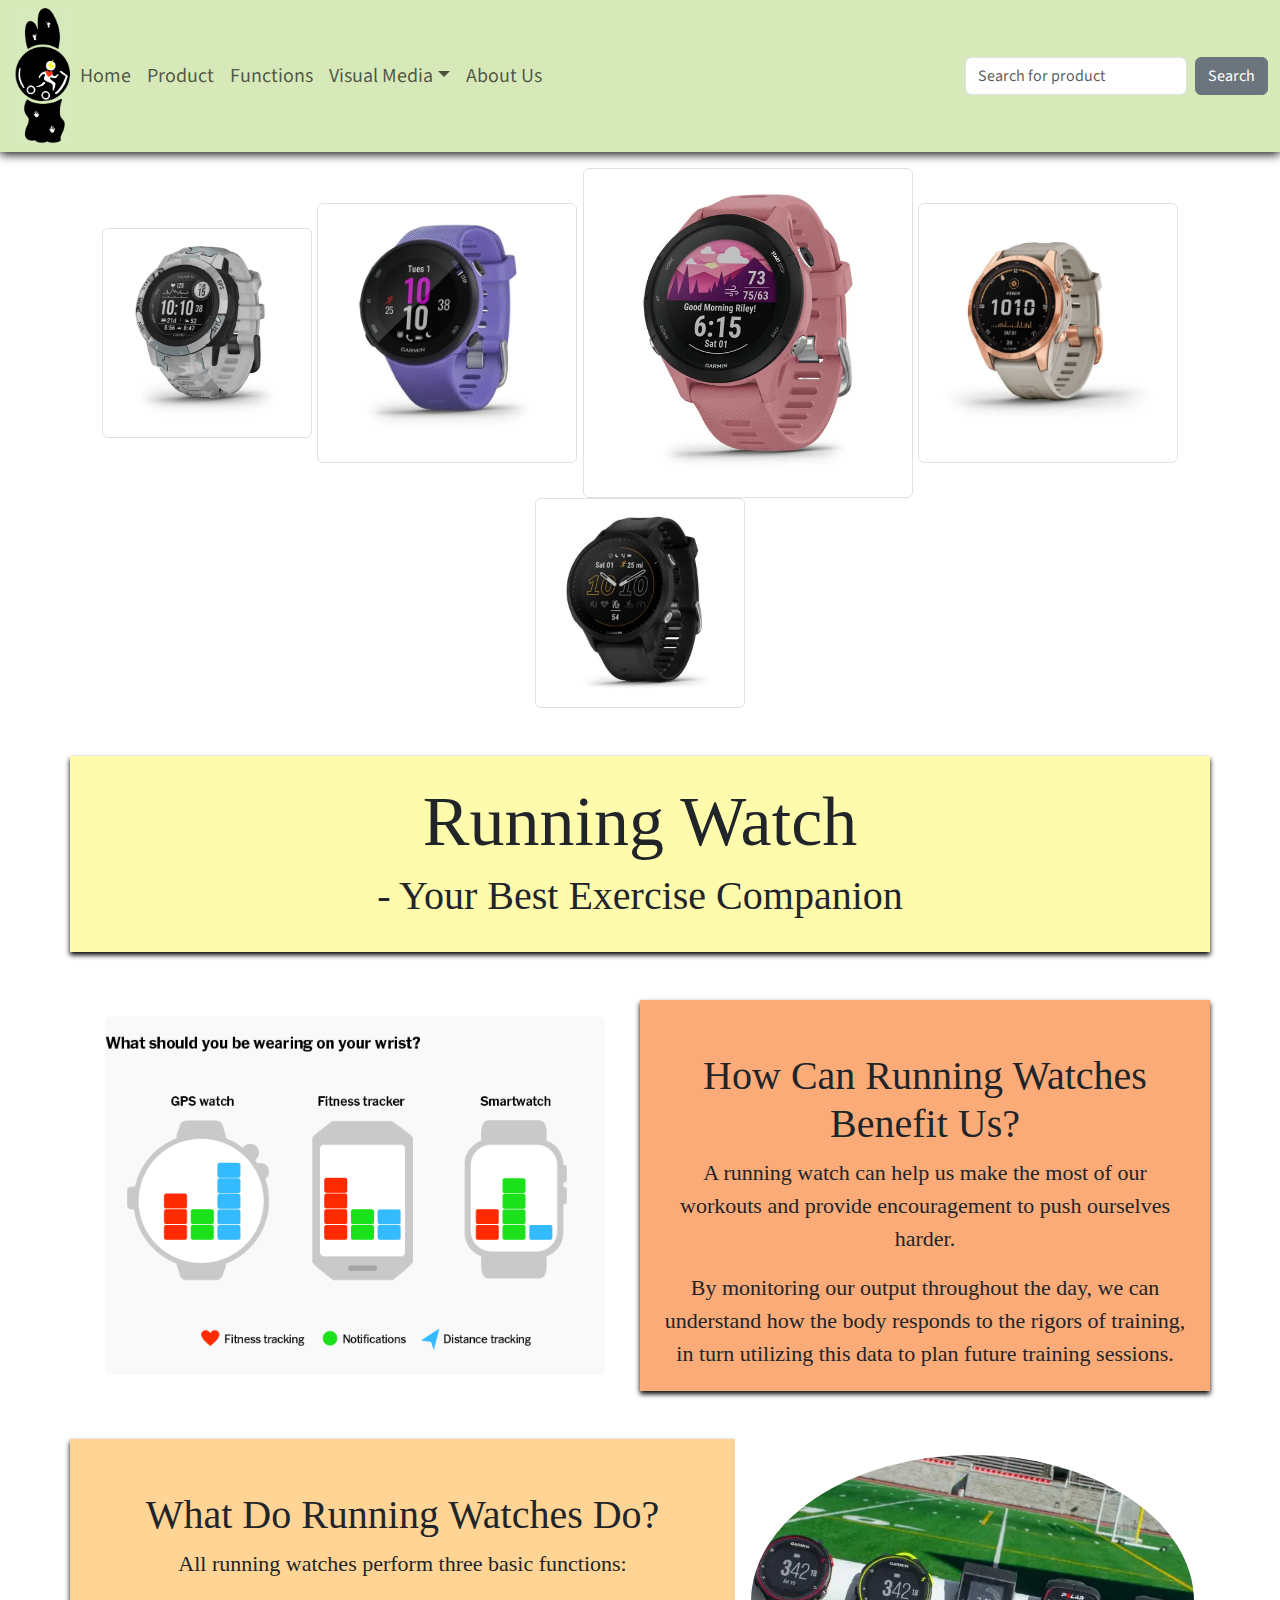
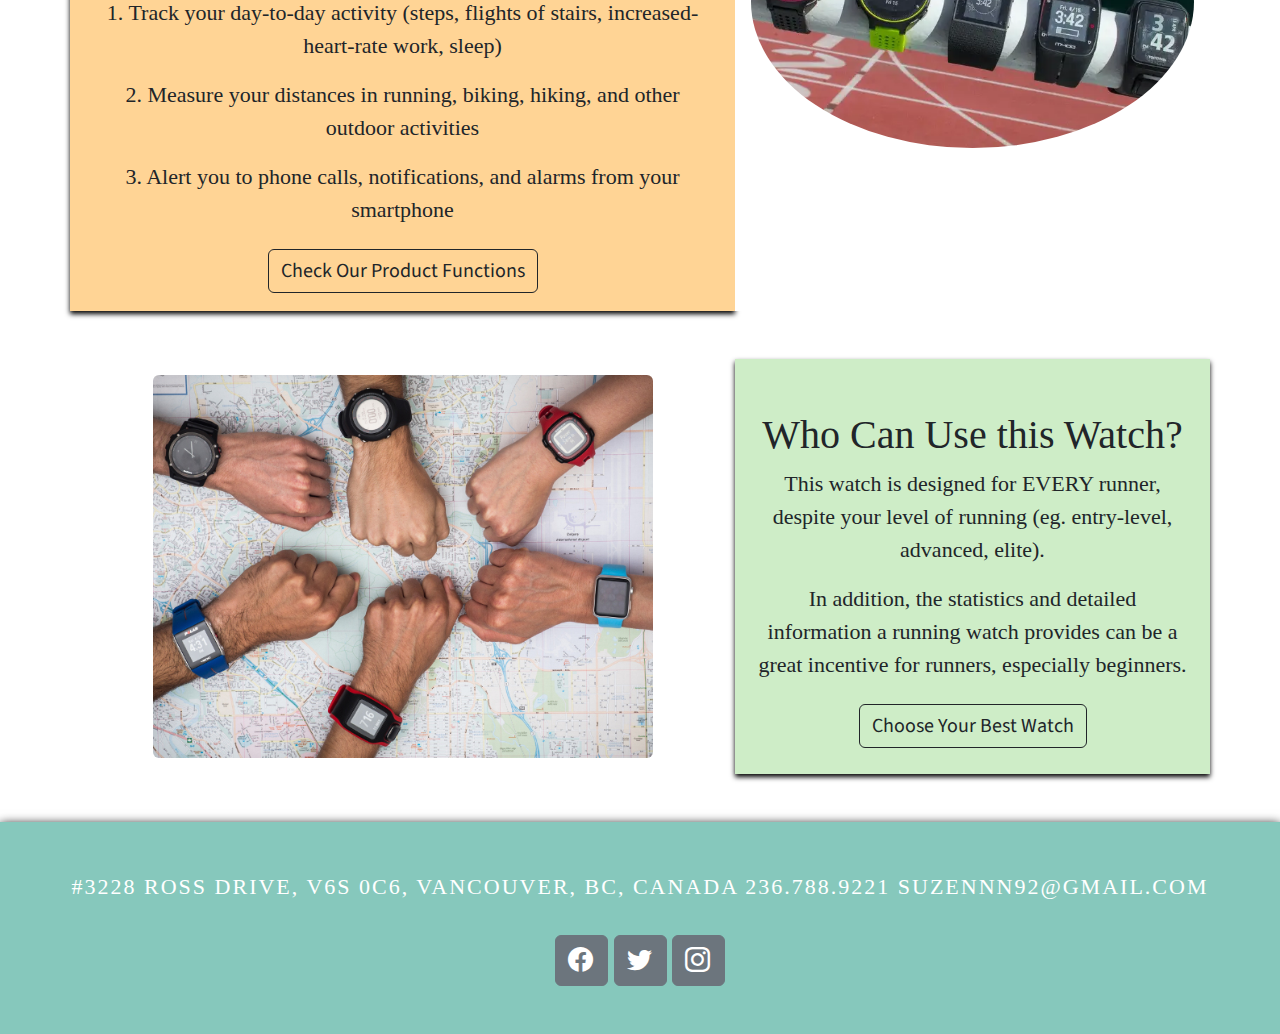
<file: CapstoneWeb/index.html>
<!DOCTYPE html>
<html lang="en">
<head>
    <meta charset="UTF-8">
    <title>Running Watch Promotion</title>
    <meta name="viewport" content="width=device-width, initial-scale=1">
    <link href="https://cdn.jsdelivr.net/npm/bootstrap@5.2.3/dist/css/bootstrap.min.css" rel="stylesheet">
    <script src="https://cdn.jsdelivr.net/npm/bootstrap@5.2.3/dist/js/bootstrap.bundle.min.js"></script>
    <link rel="preconnect" href="https://fonts.googleapis.com">
    <link rel="preconnect" href="https://fonts.gstatic.com" crossorigin>
    <link href="https://fonts.googleapis.com/css2?family=Cantarell&family=Kalam:wght@300&family=Lora:ital,wght@0,500;1,600&family=Signika+Negative&family=Source+Sans+Pro:wght@600&display=swap" rel="stylesheet">
    <link rel="stylesheet" href="https://cdn.jsdelivr.net/npm/bootstrap-icons@1.5.0/font/bootstrap-icons.css">
    <link rel="stylesheet" href="style.css">
</head>

<body>
<nav class="navbar navbar-expand-sm">
    <div class="container-fluid">
        <img class="img-fluid" src="logo.PNG" width="60" height="30" alt="Logo">
        <button class="navbar-toggler" type="button" data-bs-toggle="collapse" data-bs-target="#mynavbar">
            <span class="navbar-toggler-icon"></span>
        </button>
        <div class="collapse navbar-collapse" id="mynavbar">
            <ul class="navbar-nav me-auto">
                <li class="nav-item">
                    <a class="nav-link" href="index.html">Home</a>
                </li>
                <li class="nav-item">
                    <a class="nav-link" href="product.html">Product</a>
                </li>
                <li class="nav-item">
                    <a class="nav-link" href="functions.html">Functions</a>
                </li>
                <li class="nav-item dropdown">
                    <a class="nav-link dropdown-toggle" href="#" role="button" data-bs-toggle="dropdown">Visual Media</a>
                    <ul class="dropdown-menu">
                        <li><a class="dropdown-item" href="image.html">Images</a></li>
                        <li><a class="dropdown-item" href="video.html">Videos</a></li>
                    </ul>
                </li>
                <li class="nav-item">
                    <a class="nav-link" href="aboutUs.html">About Us</a>
                </li>
            </ul>
            <form class="d-flex">
                <input class="form-control me-2" type="text" placeholder="Search for product">
                <button class="btn btn-secondary" type="button">Search</button>
            </form>
        </div>
    </div>
</nav>

<div class="container mt-3 text-center">
    <img src="silver.png" class="img-thumbnail" alt="Silver" width="210" height="210">
    <img src="purple.png" class="img-thumbnail" alt="Purple" width="260" height="260">
    <img src="pink.png" class="img-thumbnail" alt="Pink" width="330" height="330">
    <img src="gold.png" class="img-thumbnail" alt="Purple" width="260" height="260">
    <img src="black.png" class="img-thumbnail" alt="Pink" width="210" height="210">
</div>

<div class="container text-center mt-5" id="content">
    <br>
    <h1>Running Watch</h1>
    <h2>- Your Best Exercise Companion</h2>
    <br>
</div>
<div class="container mt-5" id="flow2">
    <div class="row">
        <div class="col-sm-6 p-3 text-center" style="background-color: white">
            <img src="basicFunc.png" class="rounded img-fluid" alt="Various functions" width="500" height="350">
        </div>
        <div class="col-sm-6 text-center" style="box-shadow: 0px 3px 5px black">
            <br>
            <h3>How Can Running Watches Benefit Us?</h3>
            <p class="mx-2">A running watch can help us make the most of our workouts and provide encouragement to push ourselves harder.</p>
            <p class="mx-2">By monitoring our output throughout the day, we can understand how the body responds to the rigors of training, in turn utilizing this data to plan future training sessions.</p>
        </div>
    </div>
</div>

<div class="container mt-5" id="flow">
    <div class="row">
        <div class="col-sm-7 pb-3 text-center" style="box-shadow: 0px 3px 5px black">
            <br>
            <h3>What Do Running Watches Do?</h3>
            <p class="mx-2">All running watches perform three basic functions:
            <p class="mx-2">1. Track your day-to-day activity (steps, flights of stairs, increased-heart-rate work, sleep)</p>
            <p class="mx-2">2. Measure your distances in running, biking, hiking, and other outdoor activities</p>
            <p class="mx-2">3. Alert you to phone calls, notifications, and alarms from your smartphone</p>
            <a href="functions.html" class="btn btn-outline-dark">Check Our Product Functions</a>
        </div>
        <div class="col-sm-5 p-3 text-center" style="background-color: white">
            <img src="running%20watches.jpg" class="rounded-circle img-fluid" alt="Running Watches" width="600" height="400">
        </div>
    </div>
</div>

<div class="container mt-5" id="flow3">
    <div class="row">
        <div class="col-sm-7 p-3 text-center" style="background-color: white">
            <img src="running-watches.jpg" class="rounded img-fluid" alt="Watches for all Runners" width="500" height="400">
        </div>
        <div class="col-sm-5 text-center" style="box-shadow: 0px 3px 5px black">
            <br>
            <h3>Who Can Use this Watch?</h3>
            <p class="mx-2">This watch is designed for EVERY runner, despite your level of running (eg. entry-level, advanced, elite).</p>
            <p class="mx-2">In addition, the statistics and detailed information a running watch provides can be a great incentive for runners, especially beginners. </p>
            <a href="product.html" class="btn btn-outline-dark">Choose Your Best Watch</a>
        </div>
    </div>
</div>

<footer class="text-center p-5 mt-5">
    <p class="pb-3">#3228 ROSS DRIVE, V6S 0C6, VANCOUVER, BC, CANADA 236.788.9221  SUZENNN92@GMAIL.COM</p>
    <a class="btn btn-secondary" href="https://www.facebook.com/profile.php?id=100077478468929"><span class="bi-facebook" style="font-size: 25px"></span></a>
    <a class="btn btn-secondary" href="https://twitter.com/Suuu_92ovo" ><span class="bi-twitter" style="font-size: 25px"></span></a>
    <a class="btn btn-secondary" href="https://www.instagram.com/suzennn92/" ><span class="bi-instagram" style="font-size: 25px"></span></a>
</footer>

</body>
</html>
</file>
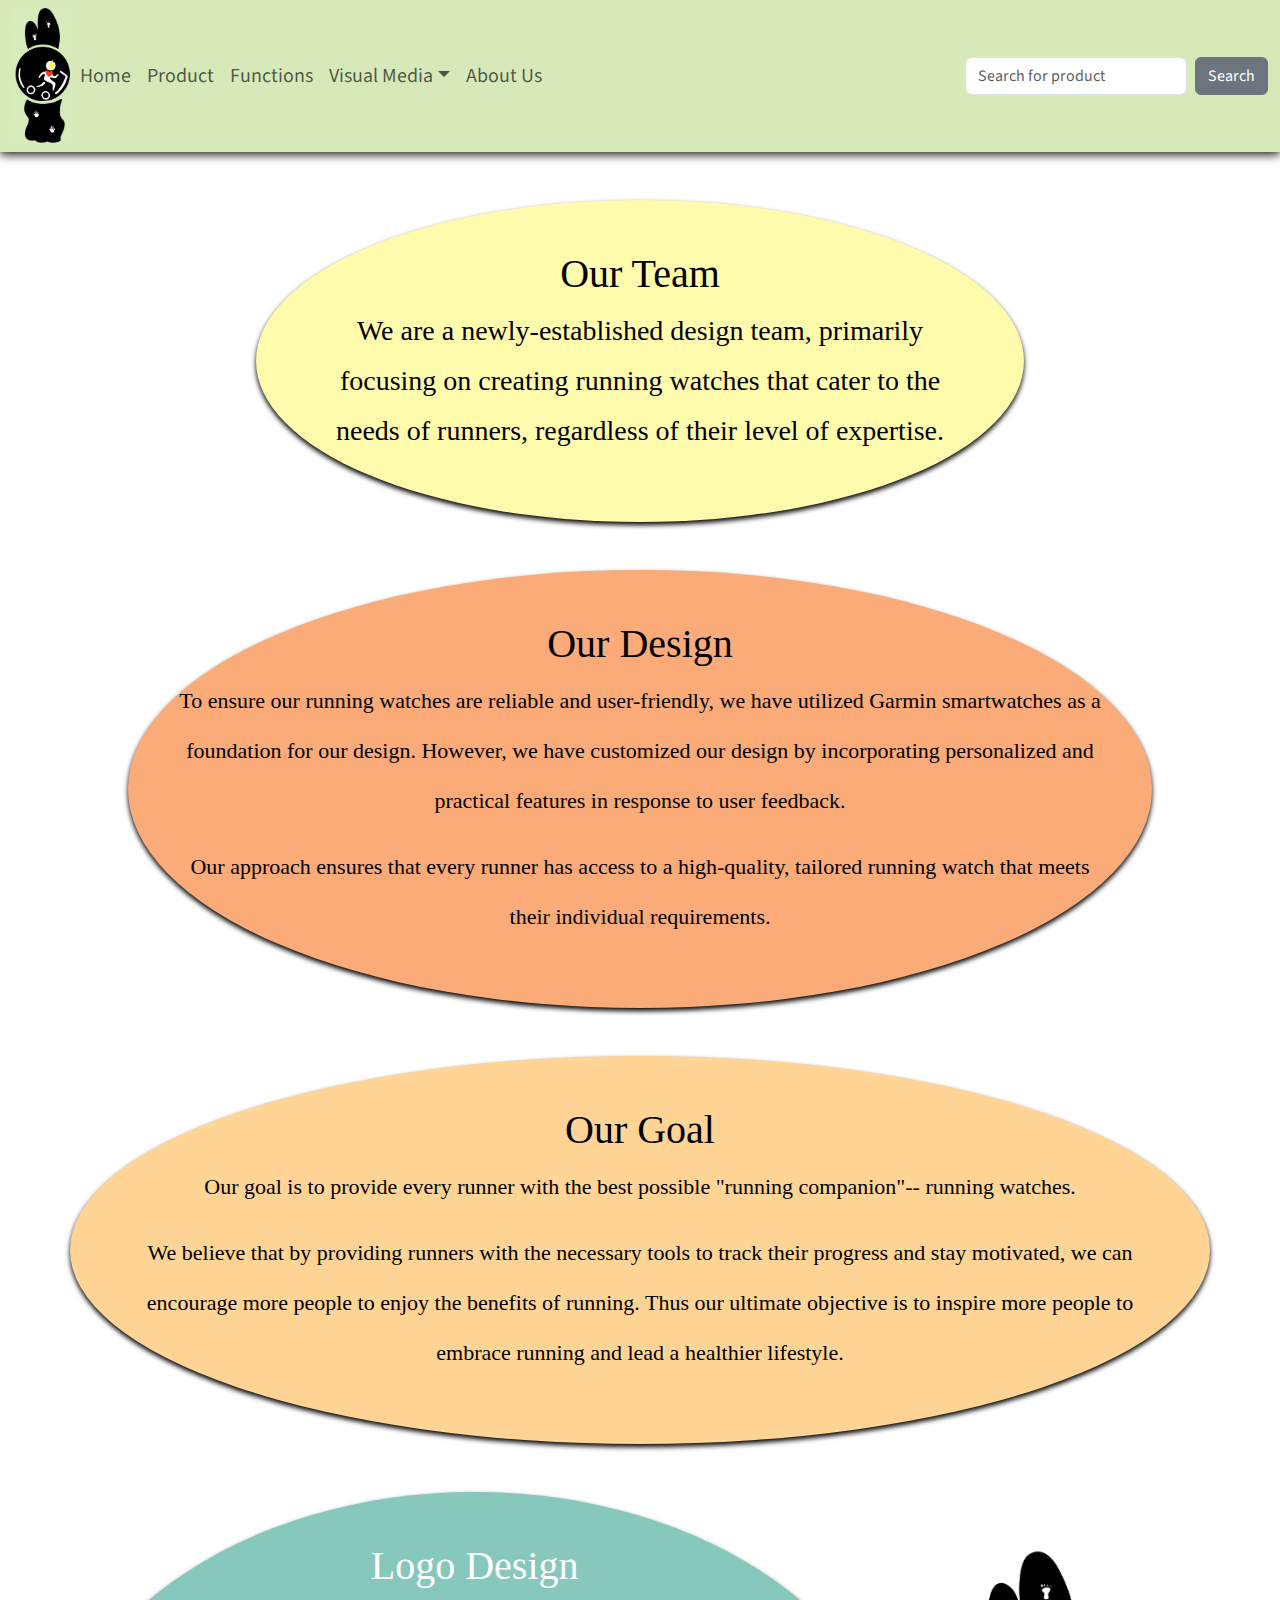
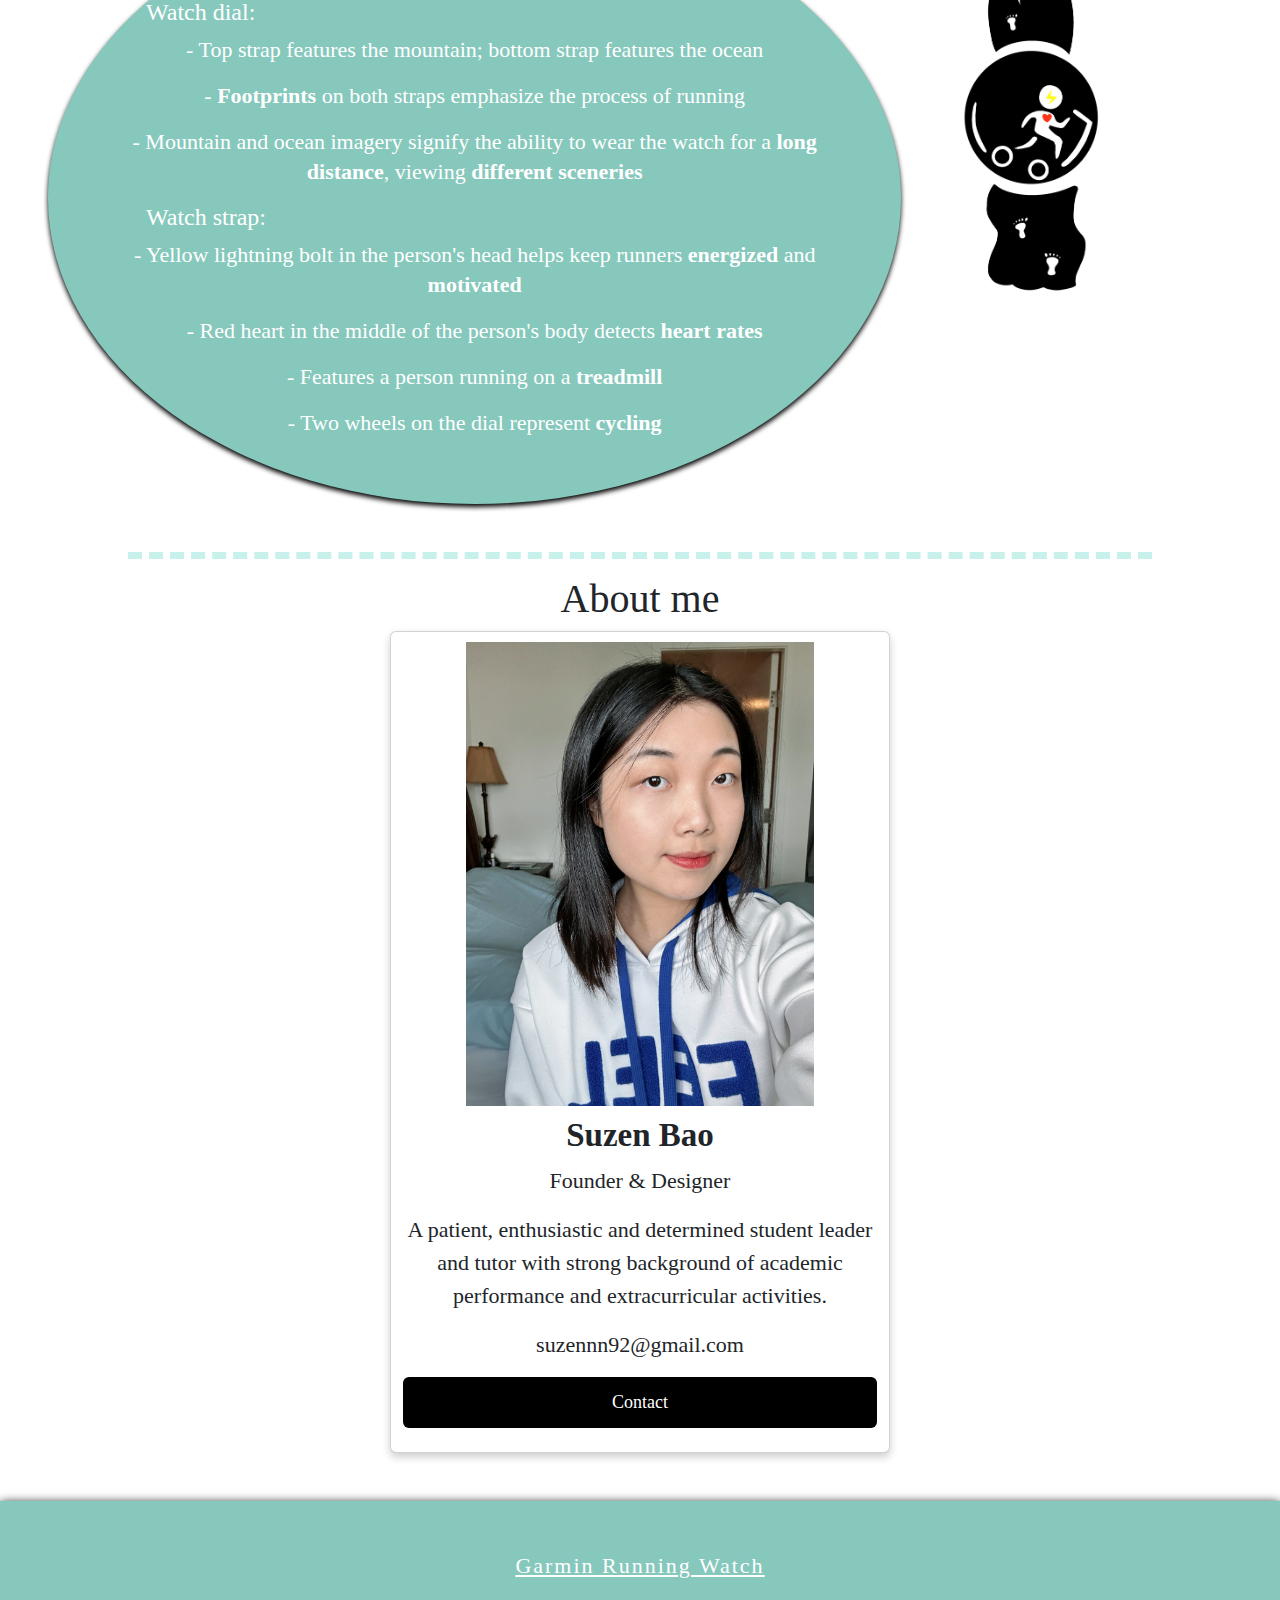
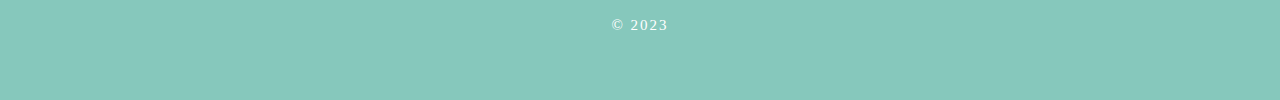
<file: CapstoneWeb/aboutUs.html>
<!DOCTYPE html>
<html lang="en">
<head>
    <meta charset="UTF-8">
    <title>About Us</title>
    <meta name="viewport" content="width=device-width, initial-scale=1">
    <link href="https://cdn.jsdelivr.net/npm/bootstrap@5.2.3/dist/css/bootstrap.min.css" rel="stylesheet">
    <script src="https://cdn.jsdelivr.net/npm/bootstrap@5.2.3/dist/js/bootstrap.bundle.min.js"></script>
    <link rel="preconnect" href="https://fonts.googleapis.com">
    <link rel="preconnect" href="https://fonts.gstatic.com" crossorigin>
    <link href="https://fonts.googleapis.com/css2?family=Cantarell&family=Kalam:wght@300&family=Lora:ital,wght@0,500;1,600&family=Signika+Negative&family=Source+Sans+Pro:wght@600&display=swap" rel="stylesheet">
    <link rel="stylesheet" href="https://cdn.jsdelivr.net/npm/bootstrap-icons@1.5.0/font/bootstrap-icons.css">
    <link rel="stylesheet" href="style.css">
</head>

<body>
<nav class="navbar navbar-expand-sm">
    <div class="container-fluid">
        <img class="img-fluid" src="logo.PNG" width="60" height="30" alt="Logo">
        <button class="navbar-toggler" type="button" data-bs-toggle="collapse" data-bs-target="#mynavbar">
            <span class="navbar-toggler-icon"></span>
        </button>
        <div class="collapse navbar-collapse" id="mynavbar">
            <ul class="navbar-nav me-auto">
                <li class="nav-item">
                    <a class="nav-link" href="index.html">Home</a>
                </li>
                <li class="nav-item">
                    <a class="nav-link" href="product.html">Product</a>
                </li>
                <li class="nav-item">
                    <a class="nav-link" href="functions.html">Functions</a>
                </li>
                <li class="nav-item dropdown">
                    <a class="nav-link dropdown-toggle" href="#" role="button" data-bs-toggle="dropdown">Visual Media</a>
                    <ul class="dropdown-menu">
                        <li><a class="dropdown-item" href="image.html">Images</a></li>
                        <li><a class="dropdown-item" href="video.html">Videos</a></li>
                    </ul>
                </li>
                <li class="nav-item">
                    <a class="nav-link" href="aboutUs.html">About Us</a>
                </li>
            </ul>
            <form class="d-flex">
                <input class="form-control me-2" type="text" placeholder="Search for product">
                <button class="btn btn-secondary" type="button">Search</button>
            </form>
        </div>
    </div>
</nav>

<div class="container about-section mt-5" style="background-color: #FFFBAC; color: black; border-radius: 70%; width: 60%; box-shadow: 0px 3px 5px black">
    <h2>Our Team</h2>
    <p style="font-size: 28px">We are a newly-established design team, primarily focusing on creating running watches that cater to the needs of runners, regardless of their level of expertise.</p>
</div>
<div class="container about-section mt-5" style="background-color: #FAAB78; color: black; border-radius: 70%; width: 80%; box-shadow: 0px 3px 5px black">
    <h2>Our Design</h2>
    <p>To ensure our running watches are reliable and user-friendly, we have utilized Garmin smartwatches as a foundation for our design. However, we have customized our design by incorporating personalized and practical features in response to user feedback.</p>
    <p>Our approach ensures that every runner has access to a high-quality, tailored running watch that meets their individual requirements.</p>
</div>
<div class="container about-section mt-5" style="background-color: #FFD495; color: black; border-radius: 70%; box-shadow: 0px 3px 5px black">
    <h2>Our Goal</h2>
    <p>Our goal is to provide every runner with the best possible "running companion"-- running watches.</p>
    <p>We believe that by providing runners with the necessary tools to track their progress and stay motivated, we can encourage more people to enjoy the benefits of running. Thus our ultimate objective is to inspire more people to embrace running and lead a healthier lifestyle.</p>
</div>

<div class="container-fluid m-5">
    <div class="row">
        <div class="about-section col-sm-8" style="background-color: #86C8BC; border-radius: 60%; line-height: 30px; box-shadow: 0px 3px 5px black">
            <h1 style="font-size: 40px">Logo Design</h1>
            <h4 class="mx-5" style="text-align: start">Watch dial: </h4>
            <p>- Top strap features the mountain; bottom strap features the ocean</p>
            <p>- <strong>Footprints</strong> on both straps emphasize the process of running</p>
            <p>- Mountain and ocean imagery signify the ability to wear the watch for a <strong>long distance</strong>, viewing <strong>different sceneries</strong></p>
            <h4 class="mx-5" style="text-align: start">Watch strap:</h4>
            <p>- Yellow lightning bolt in the person's head helps keep runners <strong>energized</strong> and <strong>motivated</strong></p>
            <p>- Red heart in the middle of the person's body detects <strong>heart rates</strong></p>
            <p>- Features a person running on a <strong>treadmill</strong></p>
            <p>- Two wheels on the dial represent <strong>cycling</strong></p>
        </div>
        <div class="col-sm-3">
            <img class="img-fluid p-5" src="logoWhite.PNG" width="80%">
        </div>
    </div>
</div>

<hr class="dashed">
<h2 class="pt-3" style="text-align:center">About me</h2>
<div class="row">
    <div class="column">
        <div class="card">
            <img src="about.JPG" alt="Suzen" style="width:70%; margin:10px auto;">
            <div class="container">
                <h2 style="font-family: 'Baskervville', serif; font-size: 33px"><strong>Suzen Bao</strong></h2>
                <p class="title">Founder & Designer</p>
                <p>A patient, enthusiastic and determined student leader and tutor with strong background of academic performance and extracurricular activities.</p>
                <p>suzennn92@gmail.com</p>
                <button type="button" class="btn btn-dark">Contact</button>
                <br>
                <br>
            </div>
        </div>
    </div>
</div>

<footer class="text-center p-5 mt-5">
    <p class="pb-3"><a href="https://www.garmin.com/en-CA/c/sports-fitness/running-smartwatches/" style="color: white">Garmin Running Watch</a></p>
    <p style="font-size: 15px">© 2023</p>
</footer>

</body>
</html>
</file>
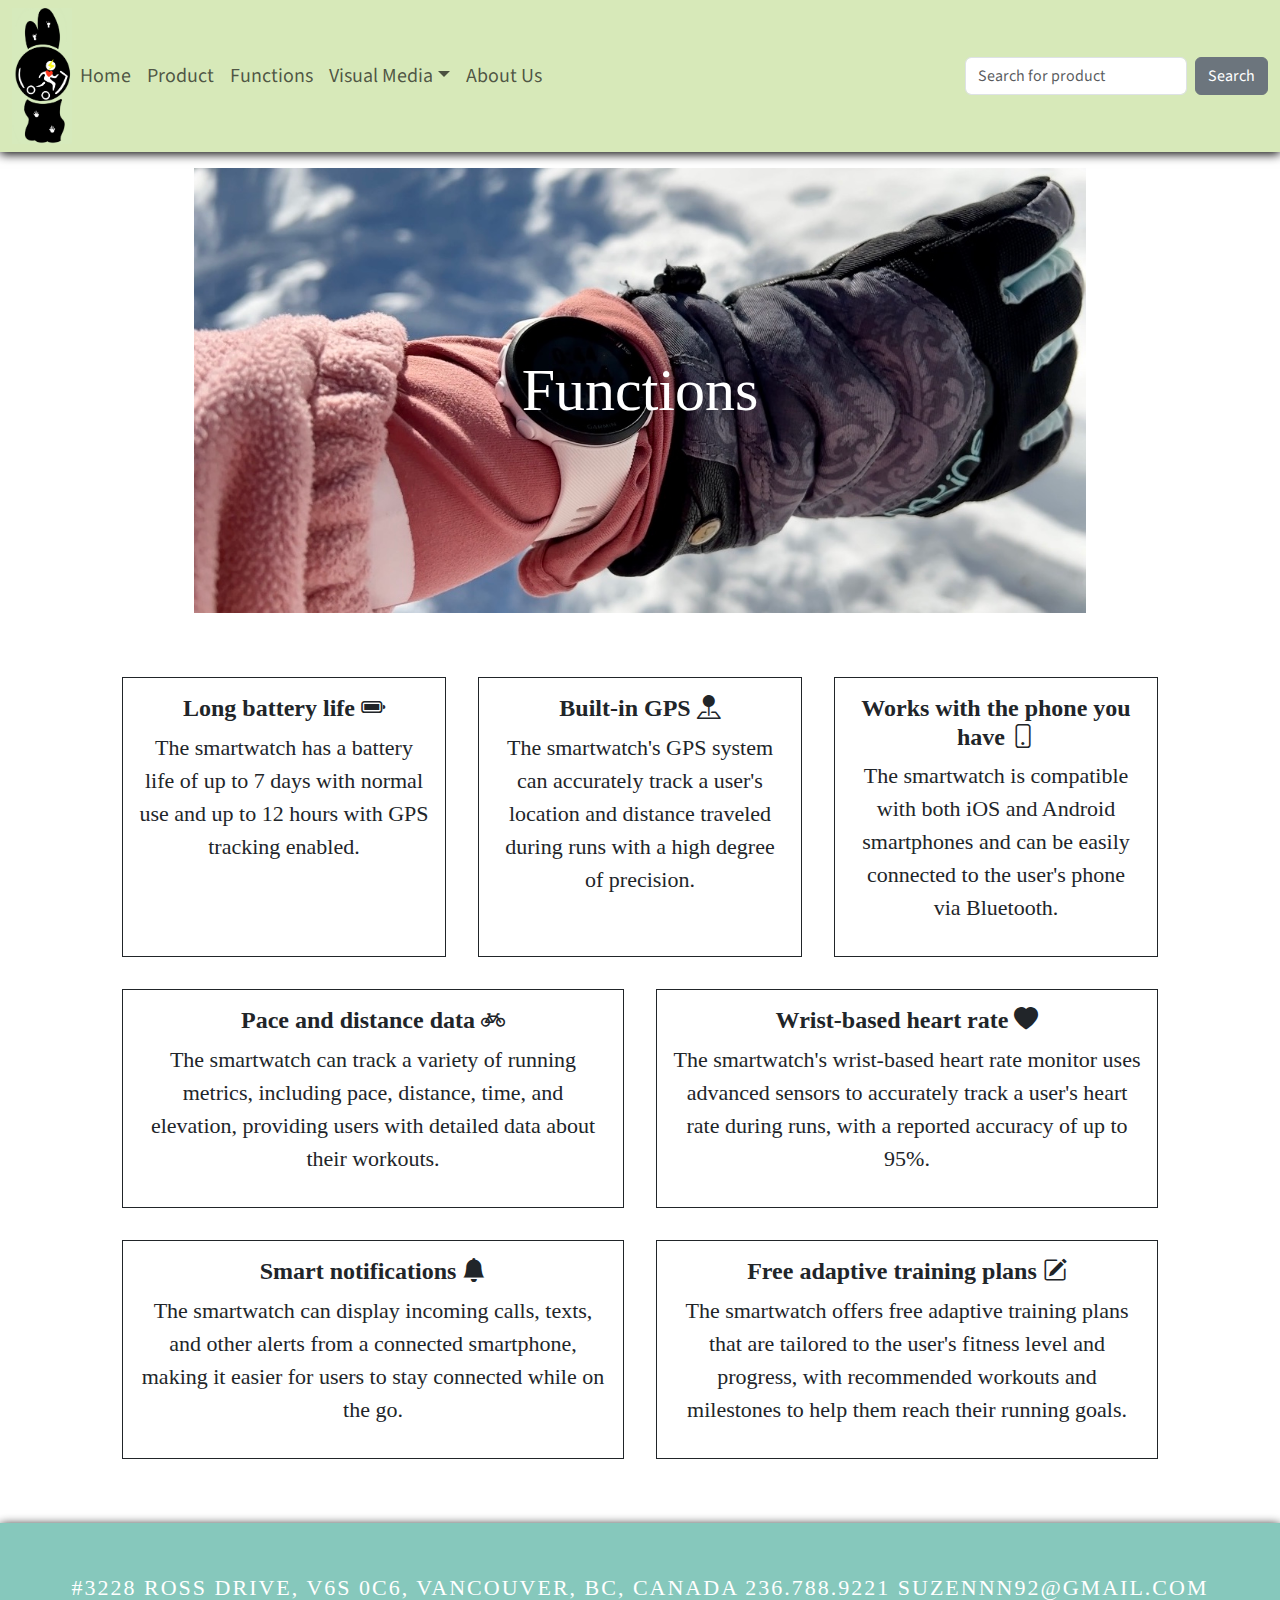
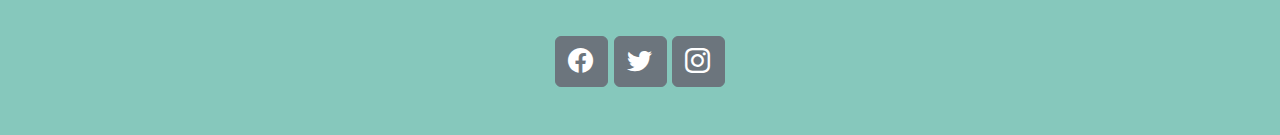
<file: CapstoneWeb/functions.html>
<!DOCTYPE html>
<html lang="en">
<head>
    <meta charset="UTF-8">
    <title>Functions</title>
    <meta name="viewport" content="width=device-width, initial-scale=1">
    <link href="https://cdn.jsdelivr.net/npm/bootstrap@5.2.3/dist/css/bootstrap.min.css" rel="stylesheet">
    <script src="https://cdn.jsdelivr.net/npm/bootstrap@5.2.3/dist/js/bootstrap.bundle.min.js"></script>
    <link rel="preconnect" href="https://fonts.googleapis.com">
    <link rel="preconnect" href="https://fonts.gstatic.com" crossorigin>
    <link href="https://fonts.googleapis.com/css2?family=Cantarell&family=Kalam:wght@300&family=Lora:ital,wght@0,500;1,600&family=Signika+Negative&family=Source+Sans+Pro:wght@600&display=swap" rel="stylesheet">
    <link rel="stylesheet" href="https://cdn.jsdelivr.net/npm/bootstrap-icons@1.5.0/font/bootstrap-icons.css">
    <link rel="stylesheet" href="style.css">
</head>

<body>
<nav class="navbar navbar-expand-sm">
    <div class="container-fluid">
        <img class="img-fluid" src="logo.PNG" width="60" height="30" alt="Logo">
        <button class="navbar-toggler" type="button" data-bs-toggle="collapse" data-bs-target="#mynavbar">
            <span class="navbar-toggler-icon"></span>
        </button>
        <div class="collapse navbar-collapse" id="mynavbar">
            <ul class="navbar-nav me-auto">
                <li class="nav-item">
                    <a class="nav-link" href="index.html">Home</a>
                </li>
                <li class="nav-item">
                    <a class="nav-link" href="product.html">Product</a>
                </li>
                <li class="nav-item">
                    <a class="nav-link" href="functions.html">Functions</a>
                </li>
                <li class="nav-item dropdown">
                    <a class="nav-link dropdown-toggle" href="#" role="button" data-bs-toggle="dropdown">Visual Media</a>
                    <ul class="dropdown-menu">
                        <li><a class="dropdown-item" href="image.html">Images</a></li>
                        <li><a class="dropdown-item" href="video.html">Videos</a></li>
                    </ul>
                </li>
                <li class="nav-item">
                    <a class="nav-link" href="aboutUs.html">About Us</a>
                </li>
            </ul>
            <form class="d-flex">
                <input class="form-control me-2" type="text" placeholder="Search for product">
                <button class="btn btn-secondary" type="button">Search</button>
            </form>
        </div>
    </div>
</nav>

<div class="container mt-3" style="color: white; position:relative; text-align: center">
    <img src="function.jpg" alt="Functions" style="width:80%;">
    <div class="centered" style="font-size: 60px; font-family: 'Oleo Script', cursive;">Functions</div>
</div>

<div class="container px-5 mt-5" style="font-family: 'Baskervville', serif;">
    <div class="row">
        <div class="col p-3 text-center m-3 functions">
            <h4><strong>Long battery life </strong><i class="bi bi-battery-full"></i></h4>
            <p>The smartwatch has a battery life of up to 7 days with normal use and up to 12 hours with GPS tracking enabled.</p>
        </div>
        <div class="col p-3 text-center m-3 functions">
            <h4><strong>Built-in GPS </strong><i class="bi bi-pin-map-fill"></i></h4>
            <p>The smartwatch's GPS system can accurately track a user's location and distance traveled during runs with a high degree of precision.</p>
        </div>
        <div class="col p-3 text-center m-3 functions">
            <h4><strong>Works with the phone you have </strong><i class="bi bi-phone"></i></h4>
            <p>The smartwatch is compatible with both iOS and Android smartphones and can be easily connected to the user's phone via Bluetooth.</p>
        </div>
    </div>
    <div class="row">
        <div class="col p-3 text-center m-3 functions">
            <h4><strong>Pace and distance data </strong><i class="bi bi-bicycle"></i></h4>
            <p>The smartwatch can track a variety of running metrics, including pace, distance, time, and elevation, providing users with detailed data about their workouts.</p>
        </div>
        <div class="col p-3 text-center m-3 functions">
            <h4><strong>Wrist-based heart rate </strong><i class="bi bi-heart-fill"></i></h4>
            <p>The smartwatch's wrist-based heart rate monitor uses advanced sensors to accurately track a user's heart rate during runs, with a reported accuracy of up to 95%.</p>
        </div>
    </div>
    <div class="row">
        <div class="col p-3 text-center m-3 functions">
            <h4><strong>Smart notifications </strong><i class="bi bi-bell-fill"></i></h4>
            <p>The smartwatch can display incoming calls, texts, and other alerts from a connected smartphone, making it easier for users to stay connected while on the go.</p>
        </div>
        <div class="col p-3 text-center m-3 functions">
            <h4><strong>Free adaptive training plans </strong><i class="bi bi-pencil-square"></i></h4>
            <p>The smartwatch offers free adaptive training plans that are tailored to the user's fitness level and progress, with recommended workouts and milestones to help them reach their running goals.</p>
        </div>
    </div>
</div>

<footer class="text-center p-5 mt-5">
    <p class="pb-3">#3228 ROSS DRIVE, V6S 0C6, VANCOUVER, BC, CANADA 236.788.9221  SUZENNN92@GMAIL.COM</p>
    <a class="btn btn-secondary" href="https://www.facebook.com/profile.php?id=100077478468929"><span class="bi-facebook" style="font-size: 25px"></span></a>
    <a class="btn btn-secondary" href="https://twitter.com/Suuu_92ovo" ><span class="bi-twitter" style="font-size: 25px"></span></a>
    <a class="btn btn-secondary" href="https://www.instagram.com/suzennn92/" ><span class="bi-instagram" style="font-size: 25px"></span></a>
</footer>

</body>
</html>
</file>
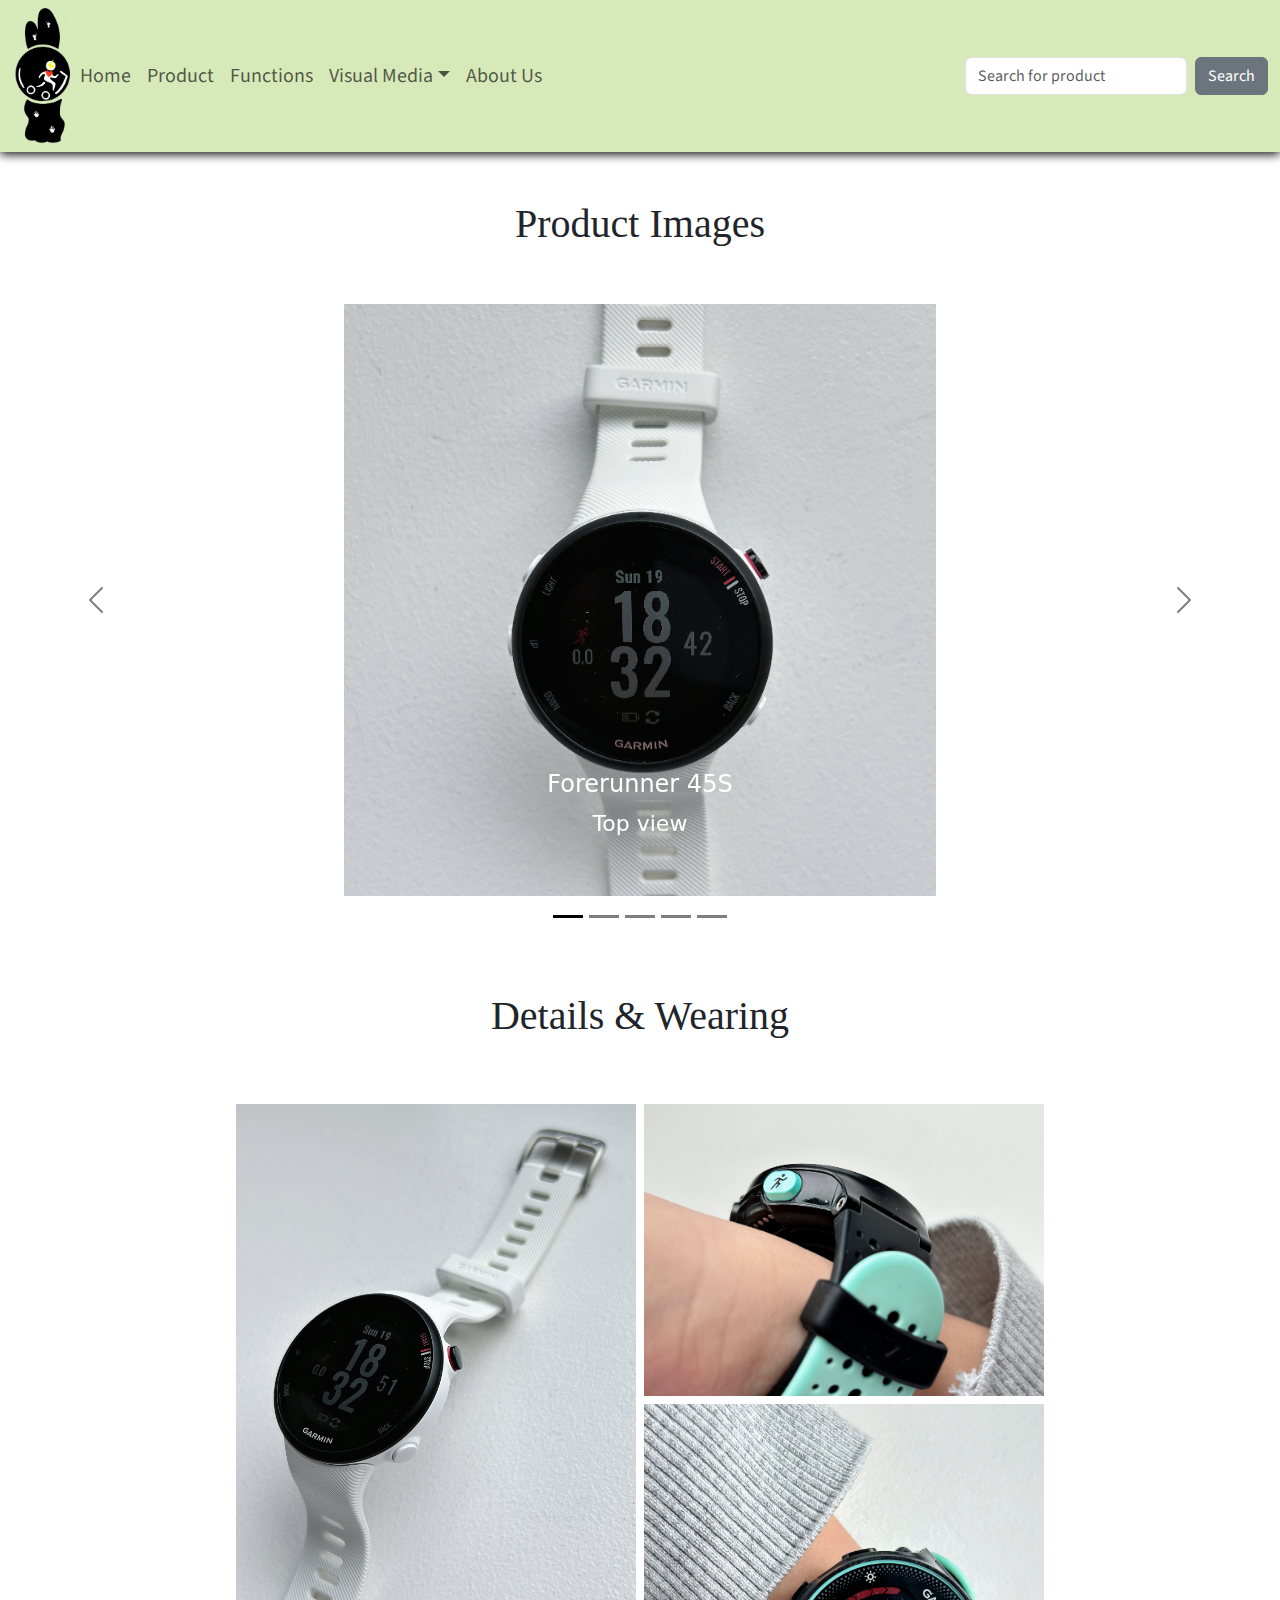
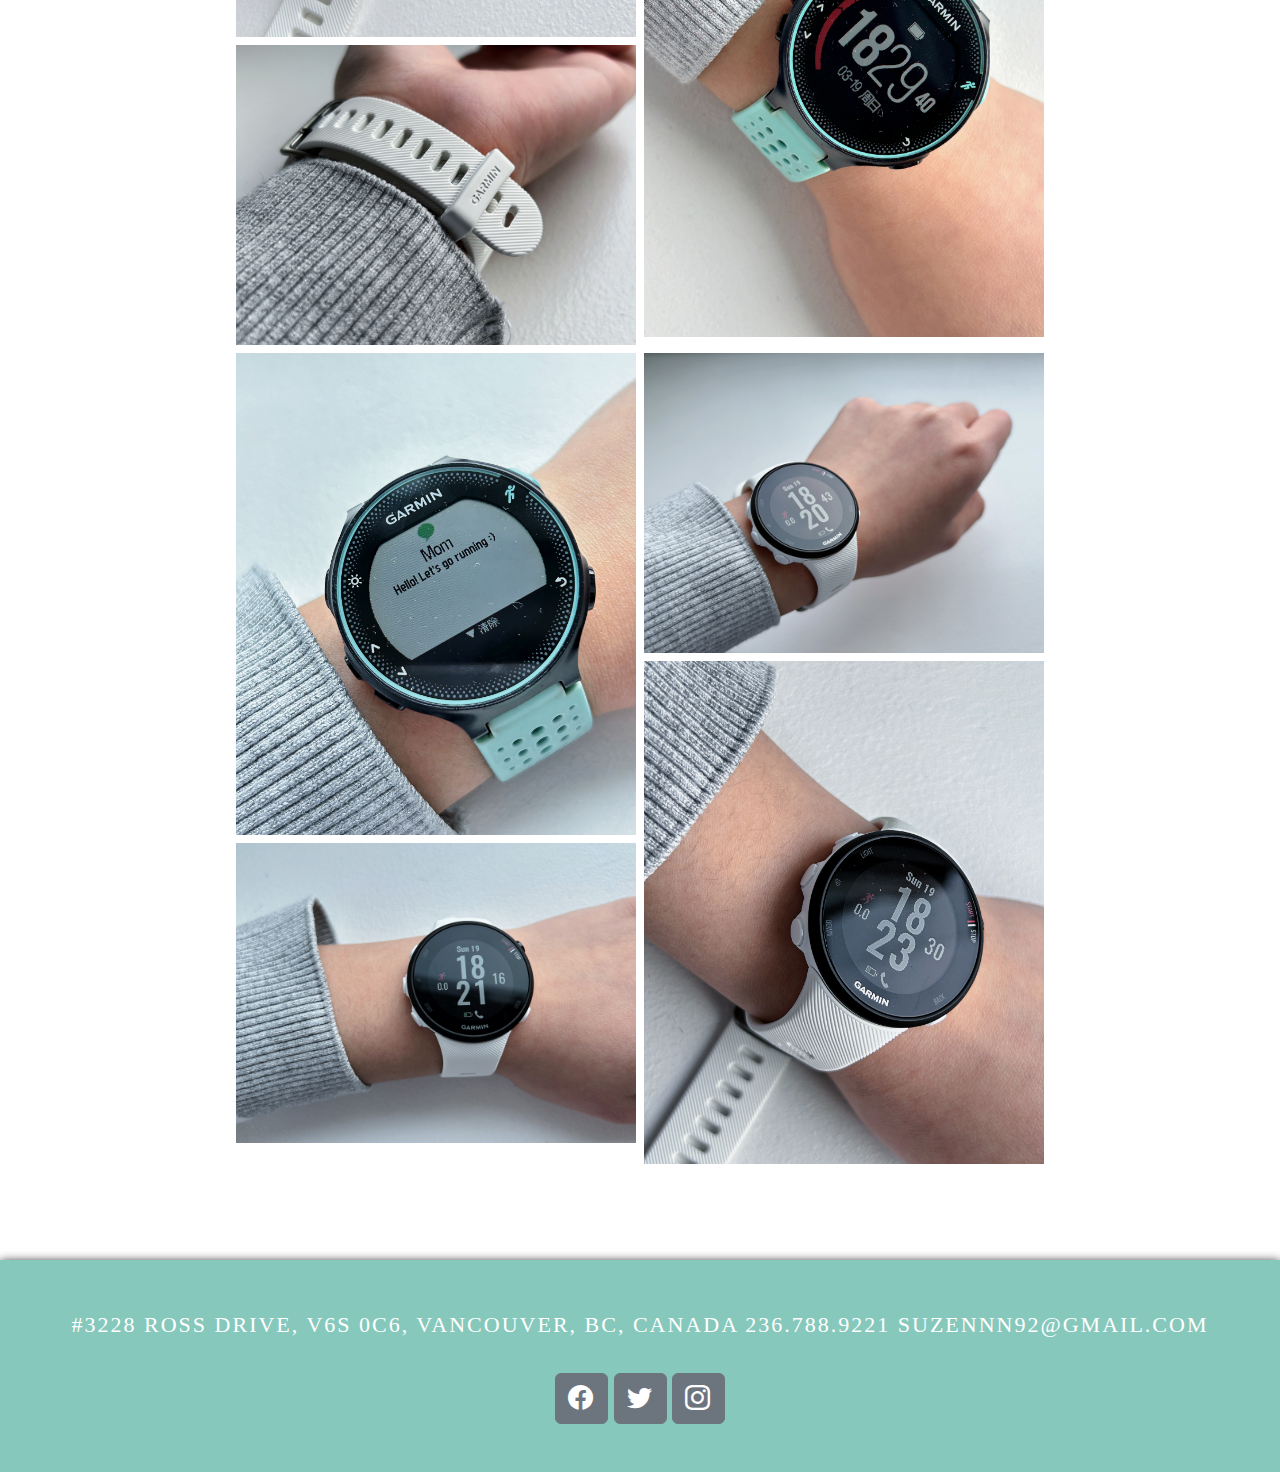
<file: CapstoneWeb/image.html>
<!DOCTYPE html>
<html lang="en">
<head>
    <meta charset="UTF-8">
    <title>Images</title>
    <meta name="viewport" content="width=device-width, initial-scale=1">
    <link href="https://cdn.jsdelivr.net/npm/bootstrap@5.2.3/dist/css/bootstrap.min.css" rel="stylesheet">
    <script src="https://cdn.jsdelivr.net/npm/bootstrap@5.2.3/dist/js/bootstrap.bundle.min.js"></script>
    <link rel="preconnect" href="https://fonts.googleapis.com">
    <link rel="preconnect" href="https://fonts.gstatic.com" crossorigin>
    <link href="https://fonts.googleapis.com/css2?family=Cantarell&family=Kalam:wght@300&family=Lora:ital,wght@0,500;1,600&family=Signika+Negative&family=Source+Sans+Pro:wght@600&display=swap" rel="stylesheet">
    <link rel="stylesheet" href="https://cdn.jsdelivr.net/npm/bootstrap-icons@1.5.0/font/bootstrap-icons.css">
    <link rel="stylesheet" href="style.css">
</head>

<body>
<nav class="navbar navbar-expand-sm">
    <div class="container-fluid">
        <img class="img-fluid" src="logo.PNG" width="60" height="30" alt="Logo">
        <button class="navbar-toggler" type="button" data-bs-toggle="collapse" data-bs-target="#mynavbar">
            <span class="navbar-toggler-icon"></span>
        </button>
        <div class="collapse navbar-collapse" id="mynavbar">
            <ul class="navbar-nav me-auto">
                <li class="nav-item">
                    <a class="nav-link" href="index.html">Home</a>
                </li>
                <li class="nav-item">
                    <a class="nav-link" href="product.html">Product</a>
                </li>
                <li class="nav-item">
                    <a class="nav-link" href="functions.html">Functions</a>
                </li>
                <li class="nav-item dropdown">
                    <a class="nav-link dropdown-toggle" href="#" role="button" data-bs-toggle="dropdown">Visual Media</a>
                    <ul class="dropdown-menu">
                        <li><a class="dropdown-item" href="image.html">Images</a></li>
                        <li><a class="dropdown-item" href="video.html">Videos</a></li>
                    </ul>
                </li>
                <li class="nav-item">
                    <a class="nav-link" href="aboutUs.html">About Us</a>
                </li>
            </ul>
            <form class="d-flex">
                <input class="form-control me-2" type="text" placeholder="Search for product">
                <button class="btn btn-secondary" type="button">Search</button>
            </form>
        </div>
    </div>
</nav>

<div class="container text-center mt-5">
    <h2 class="text-center">Product Images</h2>
</div>

<!-- Carousel -->
<div id="demo" class="carousel slide" data-bs-ride="carousel">

    <!-- Indicators/dots -->
    <div class="carousel-indicators">
        <button type="button" data-bs-target="#demo" data-bs-slide-to="0" class="active"></button>
        <button type="button" data-bs-target="#demo" data-bs-slide-to="1"></button>
        <button type="button" data-bs-target="#demo" data-bs-slide-to="2"></button>
        <button type="button" data-bs-target="#demo" data-bs-slide-to="3"></button>
        <button type="button" data-bs-target="#demo" data-bs-slide-to="4"></button>
    </div>

    <!-- The slideshow/carousel -->
    <div class="carousel-inner p-5">
        <div class="carousel-item active">
            <img src="front1.JPG" alt="Top view-white" class="d-block" style="width:50%">
            <div class="carousel-caption">
                <h4>Forerunner 45S</h4>
                <p>Top view</p>
            </div>
        </div>
        <div class="carousel-item">
            <img src="side1.JPG" alt="Side view-white" class="d-block" style="width:50%">
            <div class="carousel-caption">
                <h4>Forerunner 45S</h4>
                <p>Side view</p>
            </div>
        </div>
        <div class="carousel-item">
            <img src="side2.JPG" alt="Front view-white" class="d-block" style="width:50%">
            <div class="carousel-caption">
                <h4>Forerunner 45S</h4>
                <p>Front view</p>
            </div>
        </div>
        <div class="carousel-item">
            <img src="front2.JPG" alt="Top view-green" class="d-block" style="width:50%">
            <div class="carousel-caption">
                <h4>Forerunner 235</h4>
                <p>Top view</p>
            </div>
        </div>
        <div class="carousel-item">
            <img src="side3.JPG" alt="Side view-green" class="d-block" style="width:50%">
            <div class="carousel-caption">
                <h4>Forerunner 235</h4>
                <p>Side view</p>
            </div>
        </div>
    </div>

    <!-- Left and right controls/icons -->
    <button class="carousel-control-prev" type="button" data-bs-target="#demo" data-bs-slide="prev">
        <span class="carousel-control-prev-icon"></span>
    </button>
    <button class="carousel-control-next" type="button" data-bs-target="#demo" data-bs-slide="next">
        <span class="carousel-control-next-icon"></span>
    </button>
</div>

<div class="container text-center mt-5">
    <h2 class="text-center">Details & Wearing</h2>
</div>

<div class="container p-5" style="width: 70%">
    <div class="row images">
        <div class="column2">
            <img src="top.JPG" style="width: 100%">
            <img src="detail1.JPG" style="width:100%">
        </div>
        <div class="column2">
            <img src="detail2.JPG" style="width:100%">
            <img src="top3.JPG" style="width:100%">
        </div>
        <div class="column2">
            <img src="message.JPG" style="width: 100%">
            <img src="wear1.JPG" style="width:100%">
        </div>
        <div class="column2">
            <img src="wear2.JPG" style="width:100%">
            <img src="wear3.JPG" style="width:100%">
        </div>
    </div>
</div>

<footer class="text-center p-5 mt-5">
    <p class="pb-3">#3228 ROSS DRIVE, V6S 0C6, VANCOUVER, BC, CANADA 236.788.9221  SUZENNN92@GMAIL.COM</p>
    <a class="btn btn-secondary" href="https://www.facebook.com/profile.php?id=100077478468929"><span class="bi-facebook" style="font-size: 25px"></span></a>
    <a class="btn btn-secondary" href="https://twitter.com/Suuu_92ovo" ><span class="bi-twitter" style="font-size: 25px"></span></a>
    <a class="btn btn-secondary" href="https://www.instagram.com/suzennn92/" ><span class="bi-instagram" style="font-size: 25px"></span></a>
</footer>

</body>
</html>
</file>
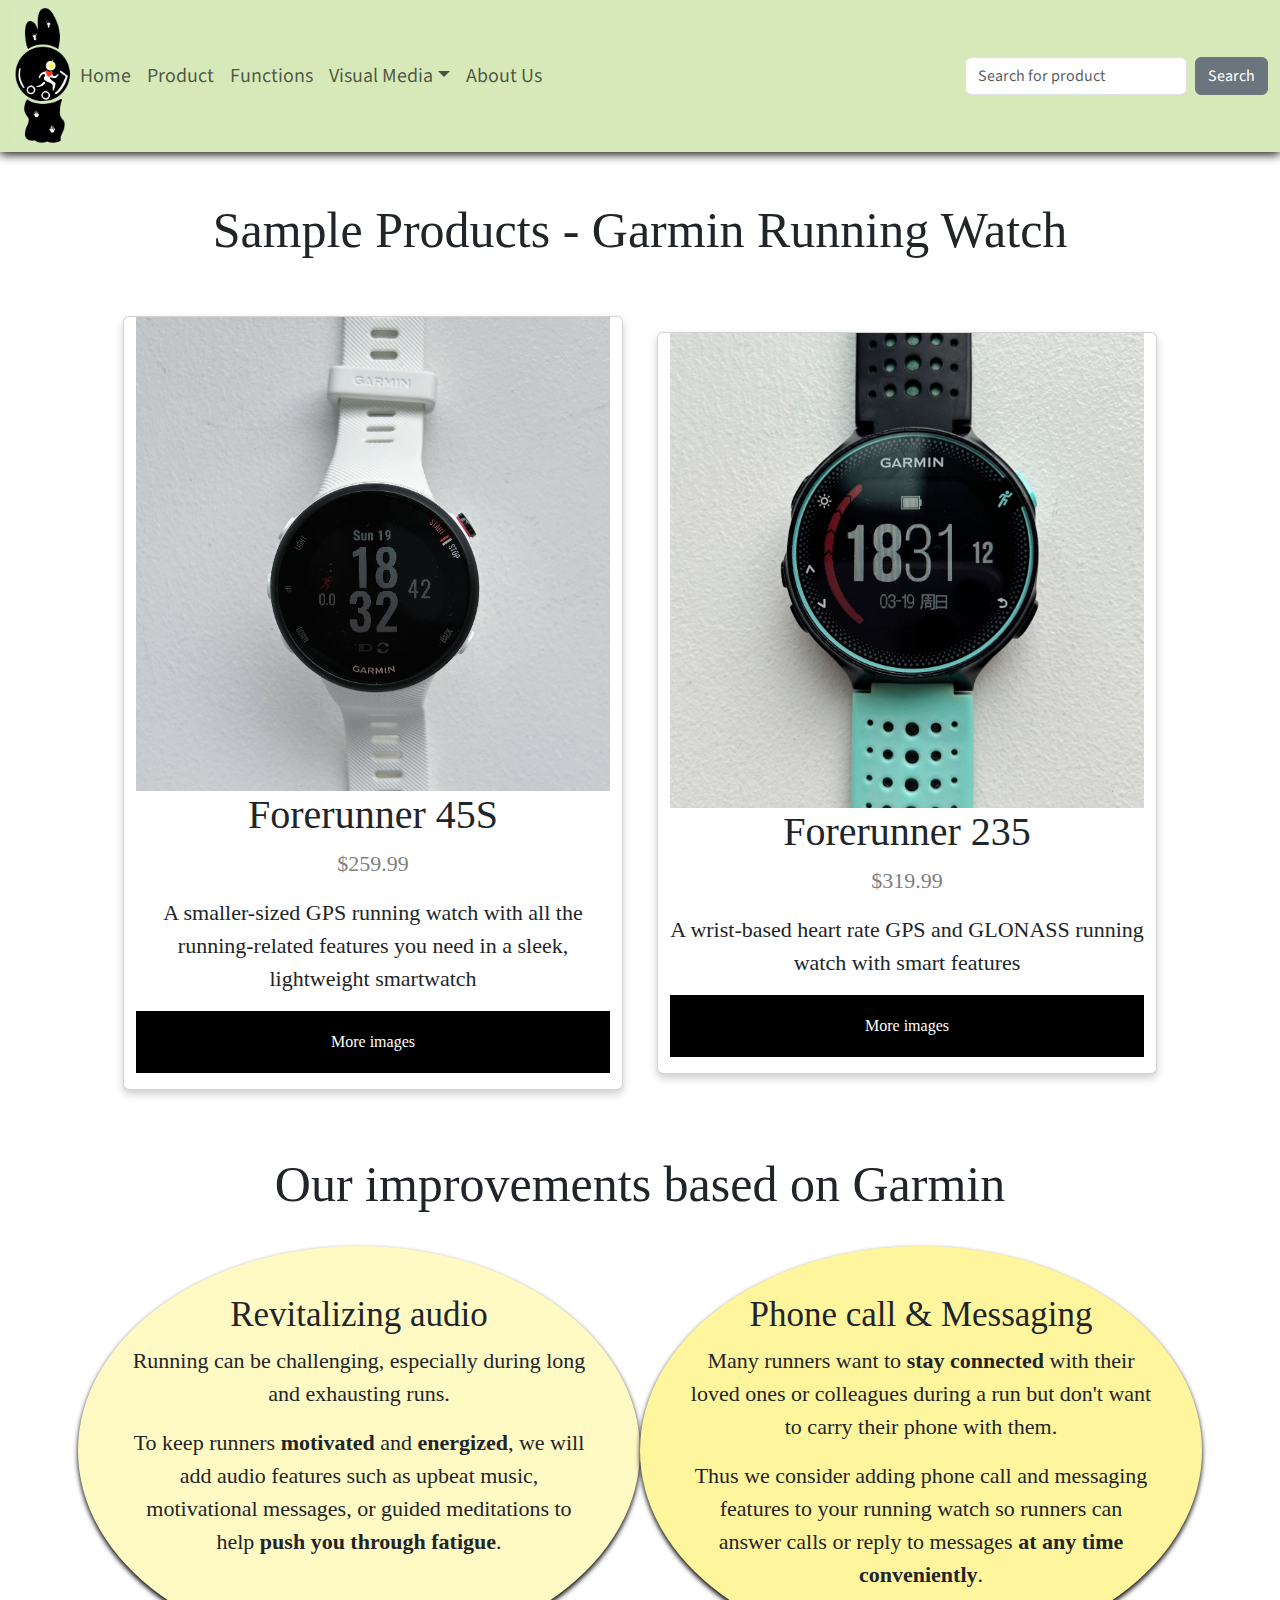
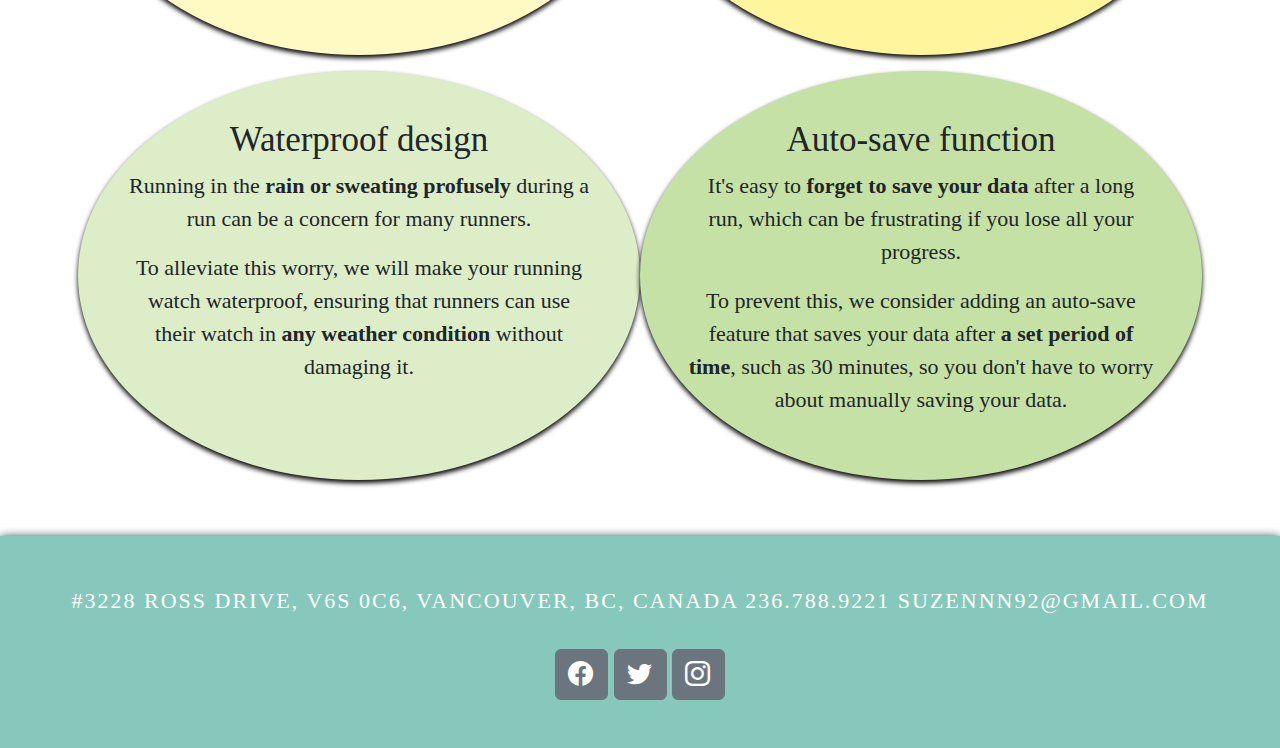
<file: CapstoneWeb/product.html>
<!DOCTYPE html>
<html lang="en">
<head>
    <meta charset="UTF-8">
    <title>Product</title>
    <meta name="viewport" content="width=device-width, initial-scale=1">
    <link href="https://cdn.jsdelivr.net/npm/bootstrap@5.2.3/dist/css/bootstrap.min.css" rel="stylesheet">
    <script src="https://cdn.jsdelivr.net/npm/bootstrap@5.2.3/dist/js/bootstrap.bundle.min.js"></script>
    <link rel="preconnect" href="https://fonts.googleapis.com">
    <link rel="preconnect" href="https://fonts.gstatic.com" crossorigin>
    <link href="https://fonts.googleapis.com/css2?family=Cantarell&family=Kalam:wght@300&family=Lora:ital,wght@0,500;1,600&family=Signika+Negative&family=Source+Sans+Pro:wght@600&display=swap" rel="stylesheet">
    <link rel="stylesheet" href="https://cdn.jsdelivr.net/npm/bootstrap-icons@1.5.0/font/bootstrap-icons.css">
    <link rel="stylesheet" href="style.css">
</head>

<body>
<nav class="navbar navbar-expand-sm">
    <div class="container-fluid">
        <img class="img-fluid" src="logo.PNG" width="60" height="30" alt="Logo">
        <button class="navbar-toggler" type="button" data-bs-toggle="collapse" data-bs-target="#mynavbar">
            <span class="navbar-toggler-icon"></span>
        </button>
        <div class="collapse navbar-collapse" id="mynavbar">
            <ul class="navbar-nav me-auto">
                <li class="nav-item">
                    <a class="nav-link" href="index.html">Home</a>
                </li>
                <li class="nav-item">
                    <a class="nav-link" href="product.html">Product</a>
                </li>
                <li class="nav-item">
                    <a class="nav-link" href="functions.html">Functions</a>
                </li>
                <li class="nav-item dropdown">
                    <a class="nav-link dropdown-toggle" href="#" role="button" data-bs-toggle="dropdown">Visual Media</a>
                    <ul class="dropdown-menu">
                        <li><a class="dropdown-item" href="image.html">Images</a></li>
                        <li><a class="dropdown-item" href="video.html">Videos</a></li>
                    </ul>
                </li>
                <li class="nav-item">
                    <a class="nav-link" href="aboutUs.html">About Us</a>
                </li>
            </ul>
            <form class="d-flex">
                <input class="form-control me-2" type="text" placeholder="Search for product">
                <button class="btn btn-secondary" type="button">Search</button>
            </form>
        </div>
    </div>
</nav>

<div class="container text-center mt-5">
    <h2 class="text-center" style="font-size: 50px">Sample Products - Garmin Running Watch</h2>
</div>

<div class="container p-5">
    <div class="row">
        <div class="card col-sm-6">
            <img src="front1.JPG" alt="Forerunner 45S" style="width:100%">
            <h1 style="font-size: 30pt">Forerunner 45S</h1>
            <p class="price">$259.99</p>
            <p>A smaller-sized GPS running watch with all the running-related features you need in a sleek, lightweight smartwatch</p>
            <p><button><a href="image.html" class="btn" style="color: white">More images</a></button></p>
        </div>
        <div class="card col-sm-6">
            <img src="front2.JPG" alt="Forerunner 235" style="width:100%">
            <h1 style="font-size: 30pt">Forerunner 235</h1>
            <p class="price">$319.99</p>
            <p>A wrist-based heart rate GPS and GLONASS running watch with smart features</p>
            <p><button><a href="image.html" class="btn" style="color: white">More images</a></button></p>
        </div>
    </div>
</div>

<div class="container text-center">
    <h2 class="text-center p-3" style="font-size: 50px">Our improvements based on Garmin</h2>

    <div class="row p-2" style="font-family:'Baskervville', serif;">
        <div class="col-sm-6 p-5" style="background-color:#FFF9C4; border-radius: 80%; box-shadow: 0px 3px 5px black">
            <h3 style="font-size: 35px">Revitalizing audio</h3>
            <p>Running can be challenging, especially during long and exhausting runs.</p>
            <p>To keep runners <strong>motivated</strong> and <strong>energized</strong>, we will add audio features such as upbeat music, motivational messages, or guided meditations to help <strong>push you through fatigue</strong>.</p>
        </div>
        <div class="col-sm-6 p-5" style="background-color:#FFF59D; border-radius: 80%; box-shadow: 0px 3px 5px black">
            <h3 style="font-size: 35px">Phone call & Messaging</h3>
            <p>Many runners want to <strong>stay connected</strong> with their loved ones or colleagues during a run but don't want to carry their phone with them.</p>
            <p>Thus we consider adding phone call and messaging features to your running watch so runners can answer calls or reply to messages <strong>at any time conveniently</strong>.</p>
        </div>
    </div>

    <div class="row p-2" style="font-family:'Baskervville', serif;">
        <div class="col-sm-6 p-5" style="background-color:#DCEDC8; border-radius: 80%; box-shadow: 0px 3px 5px black">
            <h3 style="font-size: 35px">Waterproof design</h3>
            <p>Running in the <strong>rain or sweating profusely</strong> during a run can be a concern for many runners. </p>
            <p>To alleviate this worry, we will make your running watch waterproof, ensuring that runners can use their watch in <strong>any weather condition</strong> without damaging it.</p>
        </div>
        <div class="col-sm-6 p-5" style="background-color:#C5E1A5; border-radius: 80%; box-shadow: 0px 3px 5px black">
            <h3 style="font-size: 35px">Auto-save function</h3>
            <p>It's easy to <strong>forget to save your data</strong> after a long run, which can be frustrating if you lose all your progress.</p>
            <p>To prevent this, we consider adding an auto-save feature that saves your data after <strong>a set period of time</strong>, such as 30 minutes, so you don't have to worry about manually saving your data.</p>
        </div>
    </div>
</div>

<footer class="text-center p-5 mt-5">
    <p class="pb-3">#3228 ROSS DRIVE, V6S 0C6, VANCOUVER, BC, CANADA 236.788.9221  SUZENNN92@GMAIL.COM</p>
    <a class="btn btn-secondary" href="https://www.facebook.com/profile.php?id=100077478468929"><span class="bi-facebook" style="font-size: 25px"></span></a>
    <a class="btn btn-secondary" href="https://twitter.com/Suuu_92ovo" ><span class="bi-twitter" style="font-size: 25px"></span></a>
    <a class="btn btn-secondary" href="https://www.instagram.com/suzennn92/" ><span class="bi-instagram" style="font-size: 25px"></span></a>
</footer>

</body>
</html>
</file>
<file: CapstoneWeb/style.css>
*{
    margin: 0;
    padding: 0;
}

* {
    box-sizing: border-box;
}

.navbar{
    background-color: #D7E9B9;
    font-size: 20px;
    font-family: 'Source Sans Pro', sans-serif;
    font-style: normal;
    box-shadow: 0px 2px 10px black;
}

#content{
    background-color: #FFFBAC;
    font-family: 'Oleo Script', cursive;
    font-weight: bold;
    box-shadow: 0px 3px 5px black;
}

h1{
    font-size: 70px;
    font-family: 'Oleo Script', cursive;
}

h2{
    font-size: 40px;
    font-family: 'Oleo Script', cursive;
}

h3{
    font-size: 40px;
}

p{
    font-size: 22px;
}

#flow{
    background-color: #FFD495;
    font-family: 'Baskervville', serif;
    font-size: 35px;
}

#flow2{
    background-color: #FAAB78;
    font-family: 'Baskervville', serif;
    font-size: 35px;
}

.btn-outline-dark{
    font-family: 'Source Sans Pro', sans-serif;
    font-size: 20px;
}

#flow3{
    background-color: #CEEDC7;
    font-family: 'Baskervville', serif;
    font-size: 35px;
}

footer{
    background-color: #86C8BC;
    font-size: 15px;
    color: white;
    font-family: Avenir Next, serif;
    letter-spacing: 2px;
    box-shadow: 0px 2px 10px black;
}

#homeImg{
    background-repeat: repeat;
    transition: 5s;
}

#round{
    display: inline-block;
    width: 50%;
    margin: auto;
    background-color: #FFD495;
}

.carousel-inner img {
    margin: auto;
}

.carousel-control-next,
.carousel-control-prev,
.carousel-indicators{
    filter: invert(100%);
}

.card {
    box-shadow: 0 4px 8px 0 rgba(0, 0, 0, 0.2);
    max-width: 500px;
    margin: auto;
    text-align: center;
    font-family: 'Baskervville', serif;
}

.price {
    color: grey;
    font-size: 22px;
}

.card button {
    border: none;
    outline: 0;
    padding: 12px;
    color: white;
    background-color: #000;
    text-align: center;
    cursor: pointer;
    width: 100%;
    font-size: 18px;
}

.card button:hover {
    opacity: 0.7;
}

#circle{
    border-radius: 50%;
    background-color: #FAAB78;
    color: white;
}

.about-section {
    padding: 50px;
    text-align: center;
    font-family: Avenir Next, serif;
    color: white;
    font-size: 20px;
    line-height: 50px;
}

#change{
    transition: 0.3s;
    text-align: center;
}

#change.hover{
    color: black;
}

hr.dashed {
    width: 80%;
    margin: auto;
    border-top: 7px dashed #24c9af;
}

.centered {
    position: absolute;
    top: 50%;
    left: 50%;
    transform: translate(-50%, -50%);
    background-repeat: no-repeat;
    background-position: center;
    transition: 6s;
}

.functions {
    border: 1px solid;
}

.images {
    text-align: center;
    display: -ms-flexbox; /* IE10 */
    display: flex;
    -ms-flex-wrap: wrap; /* IE10 */
    flex-wrap: wrap;
    padding: 0 4px;
}

/* Create four equal columns that sits next to each other */
.column2 {
    -ms-flex: 50%; /* IE10 */
    flex: 50%;
    max-width: 50%;
    padding: 0 4px;
}

.column2 img {
    margin-top: 8px;
    vertical-align: middle;
    width: 100%;
}

/* Responsive layout - makes a two column-layout instead of four columns */
@media screen and (max-width: 800px) {
    .column2 {
        -ms-flex: 50%;
        flex: 50%;
        max-width: 50%;
    }
}

/* Responsive layout - makes the two columns stack on top of each other instead of next to each other */
@media screen and (max-width: 600px) {
    .column2 {
        -ms-flex: 100%;
        flex: 100%;
        max-width: 100%;
    }
}
</file>
